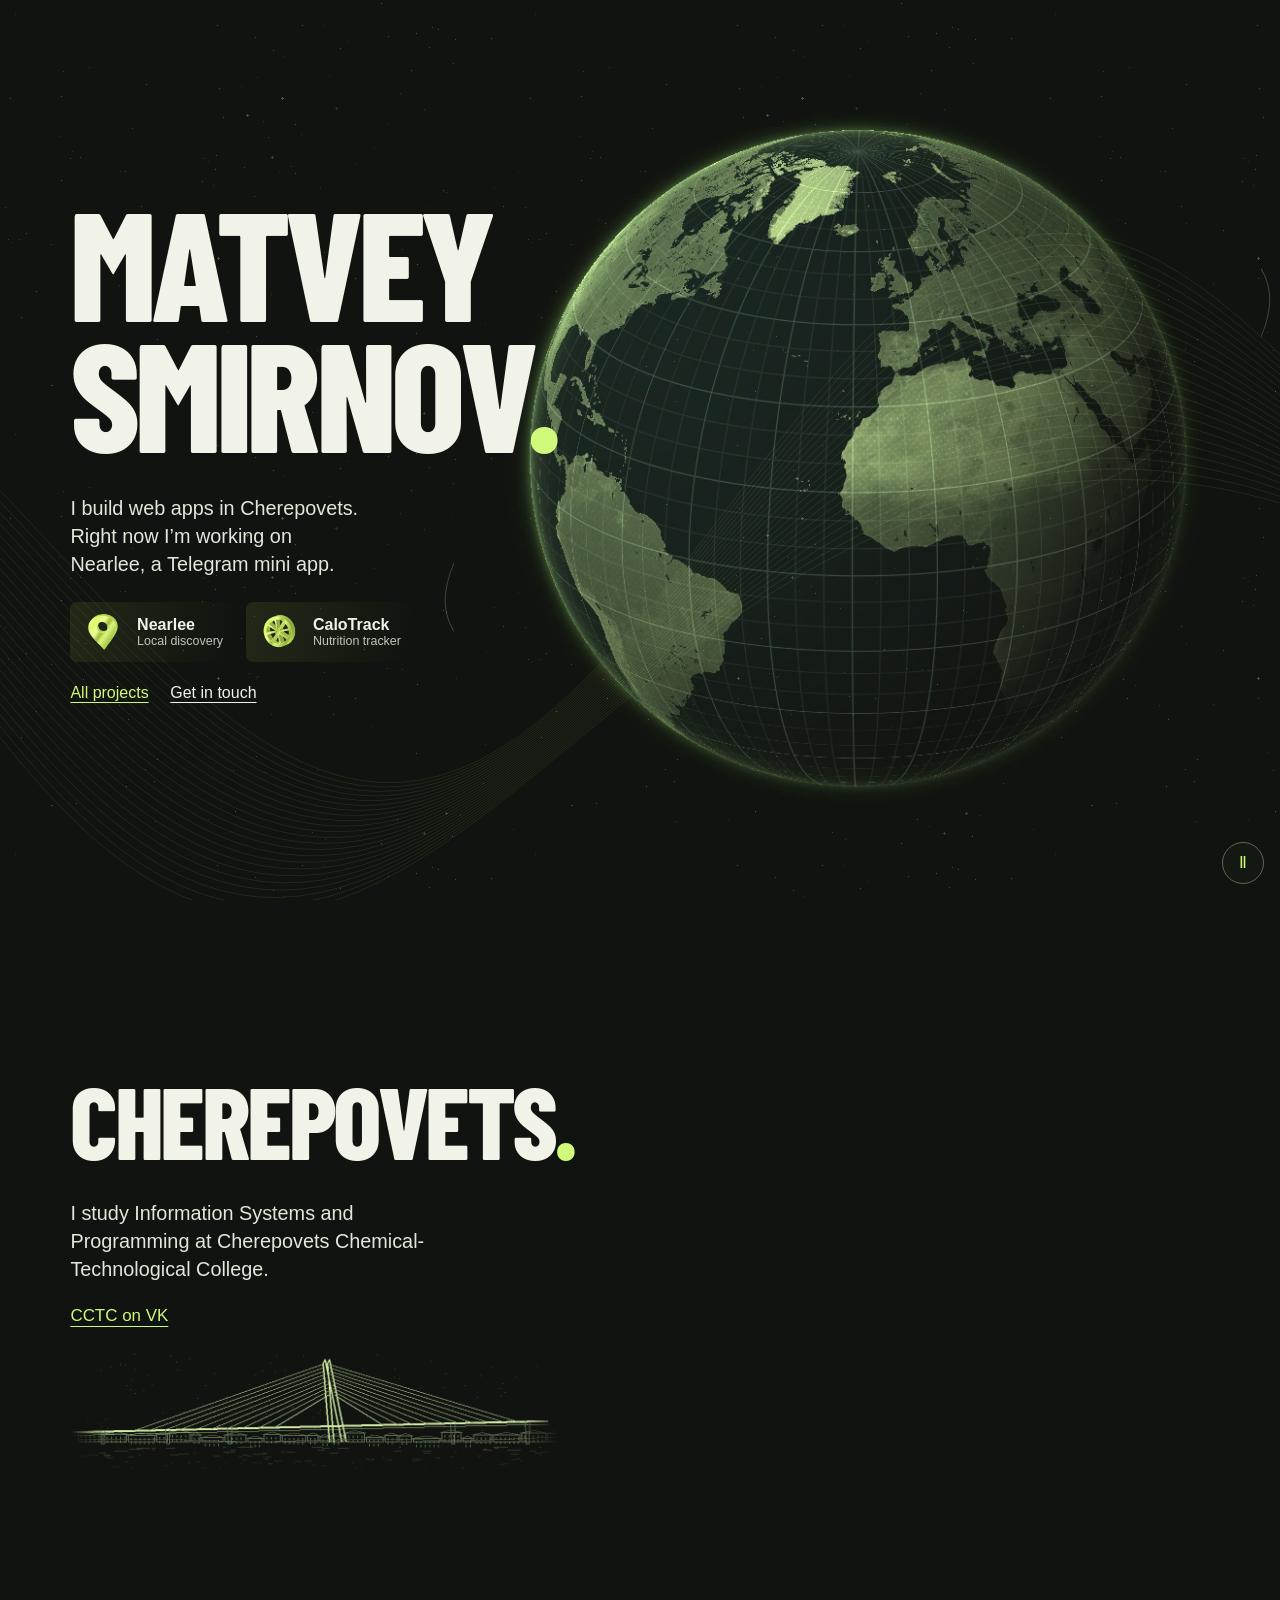
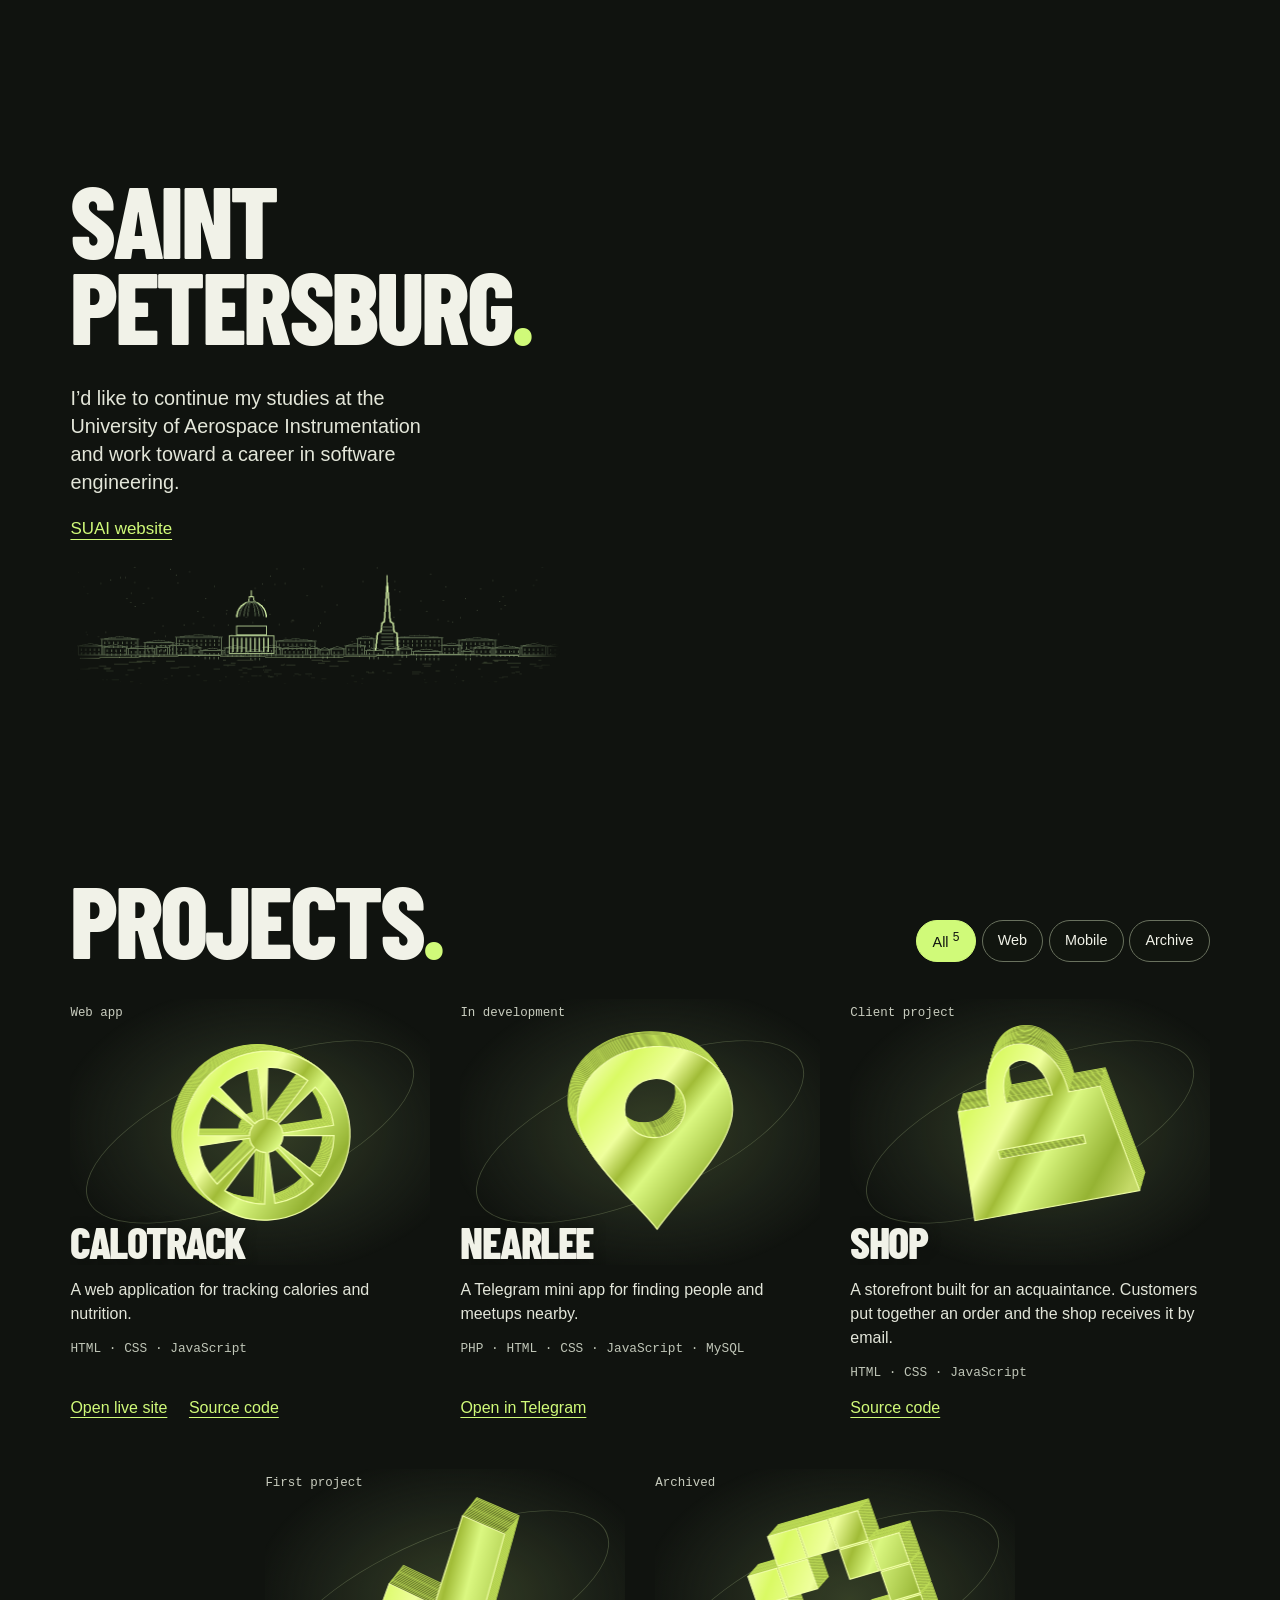
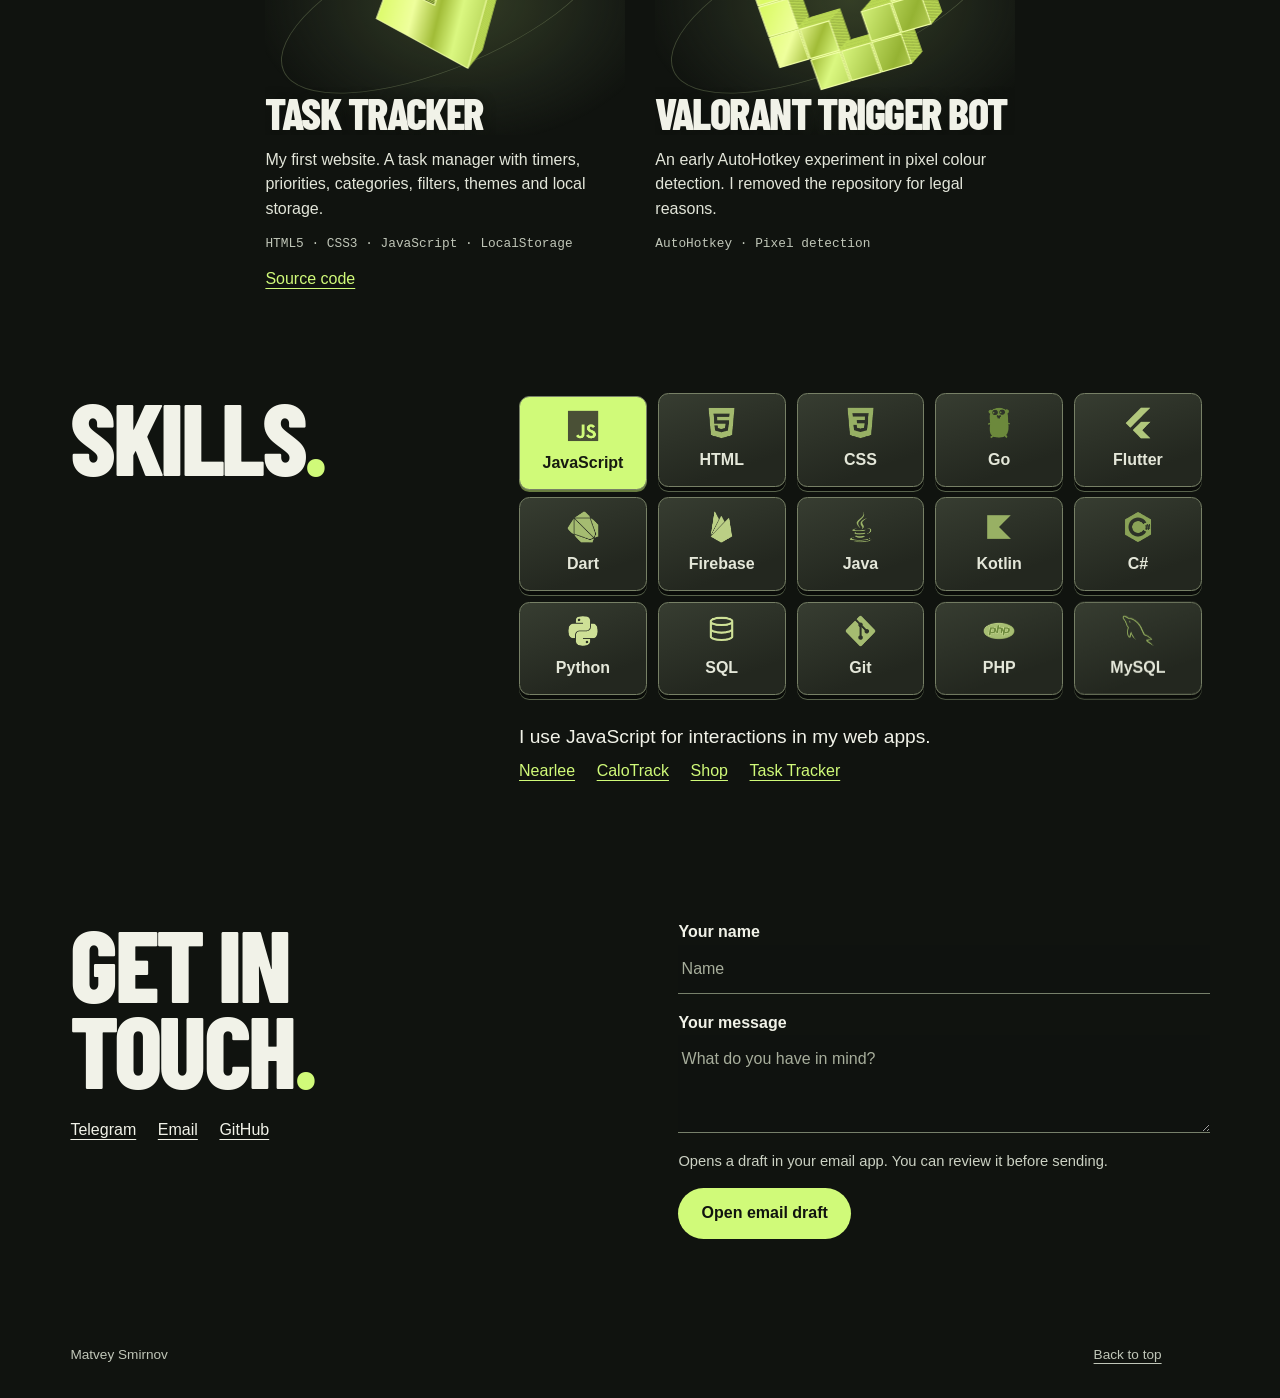
<file: index.html>
<!doctype html>
<html lang="en">
<head>
  <meta charset="utf-8">
  <meta name="viewport" content="width=device-width, initial-scale=1">
  <meta name="yandex-verification" content="1eda2d6c51a729b6">
  <title>Matvey Smirnov — Developer portfolio | Reshapiz</title>
  <meta name="description" content="Matvey Smirnov, a student developer in Cherepovets. Explore web projects, mobile experiments and the technologies behind them.">
  <meta name="theme-color" content="#151613">
  <link rel="canonical" href="https://reshapiz.ru/">
  <link rel="icon" href="favicon.png">
  <link rel="stylesheet" href="style.css">
  <script defer src="motion.js"></script>
  <script defer src="script.js"></script>
  <script defer src="journey.js"></script>
  <script defer src="gallery.js"></script>
  <noscript><style>.camera { display:none } .chapter { min-height:auto; padding-block:3rem; flex-wrap:wrap } .chapter div {width:min(100%,42rem)} .chapter img {display:block;width:min(100%,34rem);mix-blend-mode:screen}</style></noscript>
</head>
<body id="top">
<a class="skip" href="#main">Skip to content</a>
<button id="pause" class="motion-toggle" hidden aria-label="Pause motion" title="Pause motion">Ⅱ</button>
<canvas class="ribbon-field atmosphere" aria-hidden="true"></canvas>
<main id="main">
  <div class="journey" id="about">
    <div class="camera" aria-hidden="true">
      <div class="planet">
        <div class="orbit-ring"></div>
        <img id="earth-poster" src="assets/earth.webp" alt="" fetchpriority="high">
        <video id="earth-flight" data-src="assets/journey.mp4" muted playsinline preload="auto" tabindex="-1" poster="assets/earth.webp" disablepictureinpicture>
        </video>
      </div>
    </div>
    <div class="wrap chapters">
      <div class="chapter intro">
        <div>
          <h1>Matvey<br>Smirnov<i>.</i></h1>
          <p>I build web apps in Cherepovets. Right now I’m working on Nearlee, a Telegram mini app.</p>
          <div class="project-shortcuts">
            <a href="#project-nearlee"><img src="assets/nearlee.webp" width="72" height="58" alt=""><span>Nearlee<small>Local discovery</small></span></a>
            <a href="#project-calotrack"><img src="assets/calotrack.webp" width="72" height="58" alt=""><span>CaloTrack<small>Nutrition tracker</small></span></a>
          </div>
          <div class="intro-links"><a href="#work">All projects</a><a href="#contact">Get in touch</a></div>
        </div>
        <noscript><img src="assets/earth.webp" alt=""></noscript>
      </div>
      <div class="chapter home" id="cherepovets">
        <div><h2>Cherepovets<i>.</i></h2>
          <p>I study Information Systems and Programming at Cherepovets Chemical-Technological College.</p>
          <a class="place-link" href="https://vk.ru/him_teh_che_professionalitet" target="_blank" rel="noopener noreferrer">CCTC on VK</a>
          <img class="city-print" src="assets/bridge-print.webp" width="1000" height="270" alt="Illustration of a cable-stayed bridge over the Sheksna River" loading="lazy">
        </div>
        <noscript><img src="assets/cherepovets.webp" alt=""></noscript>
      </div>
      <div class="chapter destination" id="petersburg">
        <div><h2>Saint<br>Petersburg<i>.</i></h2>
          <p>I’d like to continue my studies at the University of Aerospace Instrumentation and work toward a career in software engineering.</p>
          <a class="place-link" href="https://guap.ru/" target="_blank" rel="noopener noreferrer">SUAI website</a>
          <img class="city-print" src="assets/neva-print.webp" width="1000" height="270" alt="Illustration of the Saint Petersburg skyline along the Neva" loading="lazy">
        </div>
        <noscript><img src="assets/petersburg.webp" alt=""></noscript>
      </div>
    </div>
  </div>
  <section class="work" id="work">
    <div class="wrap">
      <div class="section-head"><h2>Projects<i>.</i></h2>
        <div class="filters" aria-label="Filter projects" role="group" hidden><button type="button" aria-pressed="true" data-filter="all">All <sup>5</sup></button><button type="button" aria-pressed="false" data-filter="web">Web</button><button type="button" aria-pressed="false" data-filter="mobile">Mobile</button><button type="button" aria-pressed="false" data-filter="archive">Archive</button></div>
      </div>
      <div class="project-grid">
        <article class="project" id="project-calotrack" data-kind="web">
          <div class="art" data-object="calotrack">
            <img src="assets/calotrack.webp" alt="" loading="lazy">
            <canvas aria-hidden="true"></canvas>
            <span class="meta">Web app</span>
            <h3>CaloTrack</h3>
          </div>
          <p>A web application for tracking calories and nutrition.</p><div class="tools">HTML · CSS · JavaScript</div>
          <div class="links"><a href="https://reshapiz.github.io/calotrack/" target="_blank" rel="noopener noreferrer">Open live site</a><a href="https://github.com/reshapiz/calotrack" target="_blank" rel="noopener noreferrer">Source code</a></div>
        </article>
        <article class="project" id="project-nearlee" data-kind="mobile">
          <div class="art" data-object="nearlee">
            <img src="assets/nearlee.webp" alt="" loading="lazy">
            <canvas aria-hidden="true"></canvas>
            <span class="meta">In development</span>
            <h3>Nearlee</h3>
          </div>
          <p>A Telegram mini app for finding people and meetups nearby.</p><div class="tools">PHP · HTML · CSS · JavaScript · MySQL</div>
          <div class="links"><a href="https://t.me/NearleeBot" target="_blank" rel="noopener noreferrer">Open in Telegram</a></div>
        </article>
        <article class="project" id="project-shop" data-kind="web">
          <div class="art" data-object="shop">
            <img src="assets/shop.webp" alt="" loading="lazy">
            <canvas aria-hidden="true"></canvas>
            <span class="meta">Client project</span>
            <h3>Shop</h3>
          </div>
          <p>A storefront built for an acquaintance. Customers put together an order and the shop receives it by email.</p><div class="tools">HTML · CSS · JavaScript</div><div class="links"><a href="https://github.com/reshapiz/shop" target="_blank" rel="noopener noreferrer">Source code</a></div>
        </article>
        <article class="project" id="project-task-tracker" data-kind="web">
          <div class="art" data-object="task-tracker">
            <img src="assets/task-tracker.webp" alt="" loading="lazy">
            <canvas aria-hidden="true"></canvas>
            <span class="meta">First project</span>
            <h3>Task Tracker</h3>
          </div>
          <p>My first website. A task manager with timers, priorities, categories, filters, themes and local storage.</p><div class="tools">HTML5 · CSS3 · JavaScript · LocalStorage</div><div class="links"><a href="https://github.com/reshapiz/task-tracker" target="_blank" rel="noopener noreferrer">Source code</a></div>
        </article>
        <article class="project" id="project-archive" data-kind="archive">
          <div class="art" data-object="archive">
            <img src="assets/archive.webp" alt="" loading="lazy">
            <canvas aria-hidden="true"></canvas>
            <span class="meta">Archived</span>
            <h3>Valorant Trigger Bot</h3>
          </div>
          <p>An early AutoHotkey experiment in pixel colour detection. I removed the repository for legal reasons.</p><div class="tools">AutoHotkey · Pixel detection</div>
        </article>
      </div>
      <span class="sr" id="filter-status" role="status"></span>
    </div>
  </section>
  <section class="toolkit wrap" id="stack">
    <div class="stack-intro"><h2>Skills<i>.</i></h2></div>
    <fieldset class="keyboard"><legend class="sr">Explore a technology</legend>
        <input class="skill-choice sr" type="radio" name="technology" id="skill-0" aria-describedby="note-0" checked>
        <label class="key" for="skill-0" style="--symbol:0">JavaScript</label>
        <div class="skill-note" id="note-0"><p>I use JavaScript for interactions in my web apps.</p><div class="skill-projects"><a href="#project-nearlee">Nearlee</a><a href="#project-calotrack">CaloTrack</a><a href="#project-shop">Shop</a><a href="#project-task-tracker">Task Tracker</a></div></div>
        <input class="skill-choice sr" type="radio" name="technology" id="skill-1" aria-describedby="note-1">
        <label class="key" for="skill-1" style="--symbol:1">HTML</label>
        <div class="skill-note" id="note-1"><p>I use HTML to structure the pages in my web projects.</p><div class="skill-projects"><a href="#project-nearlee">Nearlee</a><a href="#project-shop">Shop</a><a href="#project-calotrack">CaloTrack</a></div></div>
        <input class="skill-choice sr" type="radio" name="technology" id="skill-2" aria-describedby="note-2">
        <label class="key" for="skill-2" style="--symbol:2">CSS</label>
        <div class="skill-note" id="note-2"><p>I use CSS for layouts and themes. Task Tracker was my first site with switchable themes.</p><div class="skill-projects"><a href="#project-nearlee">Nearlee</a><a href="#project-task-tracker">Task Tracker</a></div></div>
        <input class="skill-choice sr" type="radio" name="technology" id="skill-3" aria-describedby="note-3">
        <label class="key" for="skill-3" style="--symbol:3">Go</label>
        <div class="skill-note" id="note-3"><p>One of the languages in my current toolkit.</p></div>
        <input class="skill-choice sr" type="radio" name="technology" id="skill-4" aria-describedby="note-4">
        <label class="key" for="skill-4" style="--symbol:4">Flutter</label>
        <div class="skill-note" id="note-4"><p>I’m exploring Flutter for mobile development.</p></div>
        <input class="skill-choice sr" type="radio" name="technology" id="skill-5" aria-describedby="note-5">
        <label class="key" for="skill-5" style="--symbol:5">Dart</label>
        <div class="skill-note" id="note-5"><p>I’m learning Dart alongside Flutter for mobile development.</p></div>
        <input class="skill-choice sr" type="radio" name="technology" id="skill-6" aria-describedby="note-6">
        <label class="key" for="skill-6" style="--symbol:6">Firebase</label>
        <div class="skill-note" id="note-6"><p>I’m exploring Firebase for future mobile projects.</p></div>
        <input class="skill-choice sr" type="radio" name="technology" id="skill-7" aria-describedby="note-7">
        <label class="key" for="skill-7" style="--symbol:7">Java</label>
        <div class="skill-note" id="note-7"><p>I’m studying Java as part of my software engineering foundation.</p></div>
        <input class="skill-choice sr" type="radio" name="technology" id="skill-8" aria-describedby="note-8">
        <label class="key" for="skill-8" style="--symbol:8">Kotlin</label>
        <div class="skill-note" id="note-8"><p>I’m studying Kotlin with mobile development in mind.</p></div>
        <input class="skill-choice sr" type="radio" name="technology" id="skill-9" aria-describedby="note-9">
        <label class="key" for="skill-9" style="--symbol:9">C#</label>
        <div class="skill-note" id="note-9"><p>I know the basics and want to go further with C#.</p></div>
        <input class="skill-choice sr" type="radio" name="technology" id="skill-10" aria-describedby="note-10">
        <label class="key" for="skill-10" style="--symbol:10">Python</label>
        <div class="skill-note" id="note-10"><p>I’m learning the fundamentals of Python.</p></div>
        <input class="skill-choice sr" type="radio" name="technology" id="skill-11" aria-describedby="note-11">
        <label class="key" for="skill-11" style="--symbol:11">SQL</label>
        <div class="skill-note" id="note-11"><p>I’m building my foundation in queries and relational databases.</p><div class="skill-projects"><a href="#project-nearlee">Nearlee</a></div></div>
        <input class="skill-choice sr" type="radio" name="technology" id="skill-12" aria-describedby="note-12">
        <label class="key" for="skill-12" style="--symbol:12">Git</label>
        <div class="skill-note" id="note-12"><p>I’m exploring version control and development workflows.</p></div>
        <input class="skill-choice sr" type="radio" name="technology" id="skill-13" aria-describedby="note-13">
        <label class="key" for="skill-13" style="--symbol:13">PHP</label>
        <div class="skill-note" id="note-13"><p>I use PHP for the server side of Nearlee.</p><div class="skill-projects"><a href="#project-nearlee">Nearlee</a></div></div>
        <input class="skill-choice sr" type="radio" name="technology" id="skill-14" aria-describedby="note-14">
        <label class="key" for="skill-14" style="--symbol:14">MySQL</label>
        <div class="skill-note" id="note-14"><p>Nearlee uses MySQL for data storage.</p><div class="skill-projects"><a href="#project-nearlee">Nearlee</a></div></div>
    </fieldset>
  </section>
  <section class="contact wrap" id="contact">
    <div><h2>Get in<br>touch<i>.</i></h2>
      <div class="links"><a href="https://t.me/reshapiz" target="_blank" rel="noopener noreferrer">Telegram</a><a href="mailto:Disketion-partner@yandex.ru">Email</a><a href="https://github.com/reshapiz" target="_blank" rel="noopener noreferrer">GitHub</a></div>
    </div>
    <form id="contact-form" hidden><label for="sender">Your name</label><input id="sender" name="name" autocomplete="name" placeholder="Name" required maxlength="100"><label for="message">Your message</label><textarea id="message" name="message" rows="3" required maxlength="1500" placeholder="What do you have in mind?"></textarea><p class="form-note">Opens a draft in your email app. You can review it before sending.</p><button class="btn dark" type="submit">Open email draft</button><p id="mail-status" class="form-note" role="status"></p></form>
  </section>
</main>
<footer><div class="wrap"><span>Matvey Smirnov</span><a href="#top">Back to top</a></div></footer>
</body>
</html>
</file>
<file: style.css>
@font-face {
  font-family: Barlow;
  src: url("assets/barlow-condensed-extrabold.ttf") format("truetype");
  font-weight: 800;
  font-display: swap;
}
:root {
  --night: #10130f; --paper: #f1f2e8; --acid: #d0fa79; --soft: #c0c6b8;
  --mono: ui-monospace, Consolas, monospace;
  color-scheme: dark;
}
* { box-sizing: border-box; }
html { scroll-behavior: smooth; scroll-padding-top: 3rem; }
body { margin: 0; background: var(--night); color: var(--paper); font: 1rem/1.52 Arial, sans-serif; }
button,input,textarea { font: inherit; color: inherit; }
button,label.key { cursor: pointer; }
a { color: inherit; text-decoration-thickness: 1px; text-underline-offset: .28em; }
a:hover { color: var(--acid); }
:focus-visible { outline: 2px solid var(--acid); outline-offset: 4px; }
::selection { color: var(--night); background: var(--acid); }
[hidden] { display: none !important; }
h1,h2,h3,p,fieldset { margin: 0; }
h1,h2,h3 { font-family: Barlow, Impact, sans-serif; font-weight: 800; line-height: .85; letter-spacing: -.035em; text-transform: uppercase; }
h1 { font-size: clamp(6.2rem,12.1vw,13rem); }
h2 { font-size: clamp(3.8rem,7.9vw,8.5rem); }
h1 i,h2 i { font-style: normal; color: var(--acid); }
.wrap { width: min(89%,1440px); margin-inline: auto; }
.sr,.skip:not(:focus) { position: absolute; width: 1px; height: 1px; padding: 0; margin: 0; overflow: hidden; clip-path: inset(50%); }
.skip:focus { position: fixed; z-index: 8; padding: .75rem 1rem; background: var(--night); }
.atmosphere { position: fixed; inset: 0; width: 100%; height: 100%; pointer-events: none; opacity: .65; }
main,footer { position: relative; }
.motion-toggle { position: fixed; z-index: 6; bottom: max(1rem,env(safe-area-inset-bottom)); right: max(1rem,env(safe-area-inset-right)); width: 42px; height: 42px; border: 1px solid #5c674f; border-radius: 100%; color: var(--acid); background: #151a14e8; font: 1rem var(--mono); }
.motion-toggle:hover { border-color: var(--acid); }
.journey { position: relative; display: grid; grid-template-columns: minmax(0,1fr); overflow: clip; }
.camera,.chapters { grid-area: 1 / 1; }
.camera { position: sticky; top: 0; height: 100svh; align-self: start; display: flex; justify-content: end; align-items: center; pointer-events: none; overflow: clip; mix-blend-mode: screen; }
.planet { position: relative; width: min(63vw,95svh,980px); aspect-ratio: 832/800; margin-right: min(1.5vw,2rem); }
.planet img,.planet video { position: absolute; inset: 0; width: 100%; height: 100%; object-fit: contain; }
.planet video { opacity: 0; }
.planet video.ready { opacity: 1; }
.orbit-ring { position: absolute; inset: 30% -5%; border: 1px solid #afd58949; border-radius: 50%; transform: rotate(-23deg); opacity: var(--orbit-opacity,1); }
.orbit-ring::after { content: ""; position: absolute; left: 7%; top: 20%; width: 6px; height: 6px; border-radius: 50%; background: var(--acid); box-shadow: 0 0 20px #cdf47f; }
.chapters { position: relative; pointer-events: none; }
.chapters a { pointer-events: auto; }
.chapter { min-height: 84svh; display: flex; align-items: center; }
.chapter > div { width: min(43%,40rem); }
.chapter.intro { min-height: 100svh; }
.chapter p { margin-top: clamp(1.4rem,2.8vw,2.8rem); max-width: 34ch; font-size: clamp(1.04rem,1.55vw,1.45rem); line-height: 1.42; color: #e3e6d9; }
.intro p { max-width: 27ch; }
.intro-links,.links,.skill-projects { display: flex; align-items: center; flex-wrap: wrap; gap: 1.35rem; }
.intro-links,.place-link { margin-top: 1.2rem; }
.intro-links a:first-child,.place-link { color: var(--acid); }
.place-link { display: inline-block; font-size: 1.06rem; }
.work { padding-top: clamp(2rem,5vw,5.5rem); }
.section-head { display: flex; align-items: end; justify-content: space-between; flex-wrap: wrap; gap: 1.3rem; margin-bottom: 2.3rem; }
.filters { display: flex; gap: .35rem; flex-wrap: wrap; }
.filters button { border: 1px solid #69715e; border-radius: 1.5rem; padding: .48rem .95rem; background: #12160fee; font-size: .9rem; }
.filters button[aria-pressed="true"], .filters button:hover { background: var(--acid); border-color: var(--acid); color: var(--night); }
.filters sup { font-family: var(--mono); }
.project-grid { display: grid; grid-template-columns: repeat(3,minmax(0,1fr)); gap: clamp(2.3rem,3.8vw,4rem) clamp(1rem,2.4vw,3rem); }
.project { min-width: 0; display: flex; flex-direction: column; }
.art { position: relative; aspect-ratio: 1.35; isolation: isolate; overflow: hidden; background: radial-gradient(ellipse at 54% 49%,#465331ad,#29312370 51%,transparent 76%); }
.art::before { content: ""; position: absolute; inset: 11% 1%; border: 1px solid #b2ca8c47; border-radius: 50%; transform: rotate(-23deg) scaleY(.63); }
.art canvas,.art img { position: absolute; width: 100%; height: 100%; inset: 0; object-fit: contain; }
.art .meta { position: absolute; top: .3rem; left: 0; font: .78rem/1.5 var(--mono); color: #c9cdbf; }
.art h3 { position: absolute; bottom: .25rem; left: 0; max-width: 100%; font-size: clamp(2.35rem,3.45vw,4rem); text-shadow: 0 1px 12px var(--night); }
.project p { margin-top: .8rem; max-width: 50ch; color: #e2e5d9; }
.tools { margin-top: .8rem; color: var(--soft); font: .8rem/1.5 var(--mono); }
.project .links { padding-top: .85rem; margin-top: auto; color: var(--acid); }
.project:target h3 { color: var(--acid); }
.toolkit,.contact { display: grid; align-items: start; gap: clamp(2rem,6vw,6rem); }
.toolkit { grid-template-columns: .7fr 1.3fr; margin-block: clamp(4.75rem,8vw,9rem); }
.keyboard { display: flex; position: relative; flex-wrap: wrap; gap: .68rem; min-inline-size: 0; border: 0; padding: 0; align-items: start; transform-style: preserve-3d; }
.key { flex-direction: column; gap: .52rem; flex: 0 0 calc((100% - 3.2rem)/5); display: inline-flex; align-items: center; justify-content: center; min-width: 4.3rem; padding: .73rem 1.2rem .84rem; border: 1px solid #778066; border-radius: .65rem; background: linear-gradient(160deg,#373d31,#23271f 75%); box-shadow: 0 4px 0 #0a0c09,0 5px 0 #59634c; color: #e4e7d9; user-select: none; font-weight: 600; transition: transform .18s,background-color .2s; }
.key::before { content: ""; width: 2.1rem; height: 2.1rem; background: url("assets/skill-symbols.png") no-repeat; background-size: 1500% 100%; background-position: calc(var(--symbol)*100%/14) center; }
.skill-choice:checked + .key::before { filter: brightness(.36); }
.key:hover { transform: translateY(-3px) rotate(-1deg); border-color: var(--acid); }
.skill-choice:checked + .key { background: var(--acid); color: #171b10; box-shadow: 0 2px 0 #687c40; transform: translateY(3px); }
.skill-choice:focus-visible + .key { outline: 2px solid var(--paper); outline-offset: 4px; }
.skill-note { order: 1; display: none; width: 100%; min-height: 6rem; margin-top: 1rem; font-size: clamp(1.05rem,1.5vw,1.4rem); }
.skill-choice:checked + .key + .skill-note { display: block; }
.skill-projects { margin-top: .5rem; font-size: 1rem; color: var(--acid); }
.motion-running .skill-choice:checked + .key + .skill-note { animation: note-in .27s ease-out; }
@keyframes note-in { from { opacity: .35; transform: translateY(6px); } }
.contact { grid-template-columns: 1fr 1fr; margin-bottom: 5rem; }
.contact .links { margin-top: 1.6rem; }
form { min-width: 0; display: grid; justify-items: start; }
form label { font-weight: 600; }
form input,form textarea { width: 100%; background: #10130f77; border: 0; border-bottom: 1px solid #77806b; border-radius: 0; padding: .75rem .2rem; margin-bottom: 1.05rem; resize: vertical; }
form ::placeholder { color: #a7ae9c; }
.form-note { font-size: .92rem; color: #cbd1c3; }
.btn { margin-top: 1rem; background: var(--acid); color: var(--night); border: 0; border-radius: 2rem; padding: .83rem 1.45rem; font-weight: 700; }
#mail-status { margin-top: .65rem; }
footer .wrap { display: flex; justify-content: space-between; padding: 1rem 3rem 2rem 0; color: var(--soft); font-size: .85rem; }
.error-content { position: relative; min-height: 100svh; display: flex; align-items: center; }
.error-content img { position: absolute; right: 0; width: min(70%,800px); mix-blend-mode: screen; }
.error-content > div { position: relative; } .error-content p { margin: 1rem 0; }
@media (min-width:1000px) {
  .project-grid:has(> :nth-child(5 of .project:not([hidden]))) { grid-template-columns: repeat(6,minmax(0,1fr)); }
  .project-grid:has(> :nth-child(5 of .project:not([hidden]))) > .project { grid-column: span 2; }
  .project-grid:has(> :nth-child(5 of .project:not([hidden]))) > .project:nth-child(4) { grid-column: 2 / span 2; }
}
@media (max-width:999px) {
  .project-grid { grid-template-columns:repeat(2,minmax(0,1fr)); }
  .chapter h2 { font-size: clamp(3.1rem,7.8vw,5.5rem); }
}
@media (max-width:700px) {
  .wrap { width: 89%; }
  .camera { align-items: end; justify-content: center; }
  .planet { width: min(107vw,57svh); margin: 0 0 4svh; }
  .chapter { min-height: 94svh; align-items: start; padding-top: 8svh; }
  .chapter > div { width: 100%; }
  .chapter h2 { font-size: clamp(3.3rem,12.5vw,5.8rem); }
  h1 { font-size: clamp(4.9rem,18vw,7.2rem); }
  .chapter p { max-width: 36ch; margin-top: 1rem; font-size: 1rem; }
  .intro-links,.place-link { margin-top: .7rem; }
  .toolkit,.contact { grid-template-columns: 1fr; }
  .section-head { align-items: start; }
  .key { flex-basis: calc((100% - 2.04rem)/4); padding: .65rem .15rem; min-width: 0; font-size: .92rem; }
  .project-grid { grid-template-columns: 1fr; }
  .art { aspect-ratio: 1.65; }
  .art h3 { font-size: clamp(2.45rem,10vw,4rem); }
  .contact { margin-bottom: 3.5rem; }
}
@media (max-height:590px) and (min-width:560px) {
  .camera { justify-content: end; align-items: center; }
  .planet { width: min(51vw,91svh); margin: 0; }
  .chapter { min-height: 105svh; align-items: center; padding-block: 1.75rem; }
  .chapter > div { width: 48%; }
  h1 { font-size: clamp(4rem,10vw,7rem); }
}
@media (prefers-reduced-motion:reduce) { html { scroll-behavior: auto; } }
html:not(.motion-running) *,html:not(.motion-running) *::after { transition-duration: 0s !important; }
.planet:has(video.ready) img { opacity: 0; }
.motion-running .key { translate: 0 var(--lift,0px); }

body::before { content: ""; position: fixed; inset: 0; pointer-events: none; background: url("assets/star-field.webp") repeat; background-size: 520px 420px; opacity: .72; }
.project-shortcuts { display: flex; flex-wrap: wrap; gap: .75rem; margin-top: 1.5rem; }
.project-shortcuts a { display: flex; align-items: center; gap: .42rem; color: var(--paper); text-decoration: none; padding: .35rem .7rem .35rem .15rem; border-radius: .45rem; background: linear-gradient(105deg,#667a3b38,transparent); transition: transform .2s; }
.project-shortcuts a:hover { transform: translateY(-3px); color: var(--acid); }
.project-shortcuts img { width: clamp(3rem,4.5vw,4.5rem); height: 3rem; object-fit: cover; }
.project-shortcuts span { font-weight: 700; line-height: 1.2; }
.project-shortcuts small { display: block; font-weight: 400; color: var(--soft); font-size: .78rem; }
.city-print { display: block; width: min(100%,32rem); height: auto; margin-top: 1.15rem; }
@media (max-width:700px) {
  .project-shortcuts { gap: .4rem; margin-top: .8rem; }
  .project-shortcuts img { width: 2.45rem; height: 2.5rem; }
  .project-shortcuts small { font-size: .75rem; }
  .chapter { padding-top: 5svh; }
  .city-print { width: min(72%,17rem); margin-top: .5rem; }
}
@media (max-width:700px) and (min-height:591px) {
  .motion-running .planet { transform: translateY(calc(-37svh * var(--map-rise,0))); }
}
@media (max-width:559px) and (max-height:740px) {
  .planet { width: min(100%,44svh); margin-bottom: 1svh; }
  .chapter.intro { padding-top: 3svh; }
  .chapter p { margin-top: .7rem; }
}
</file>
